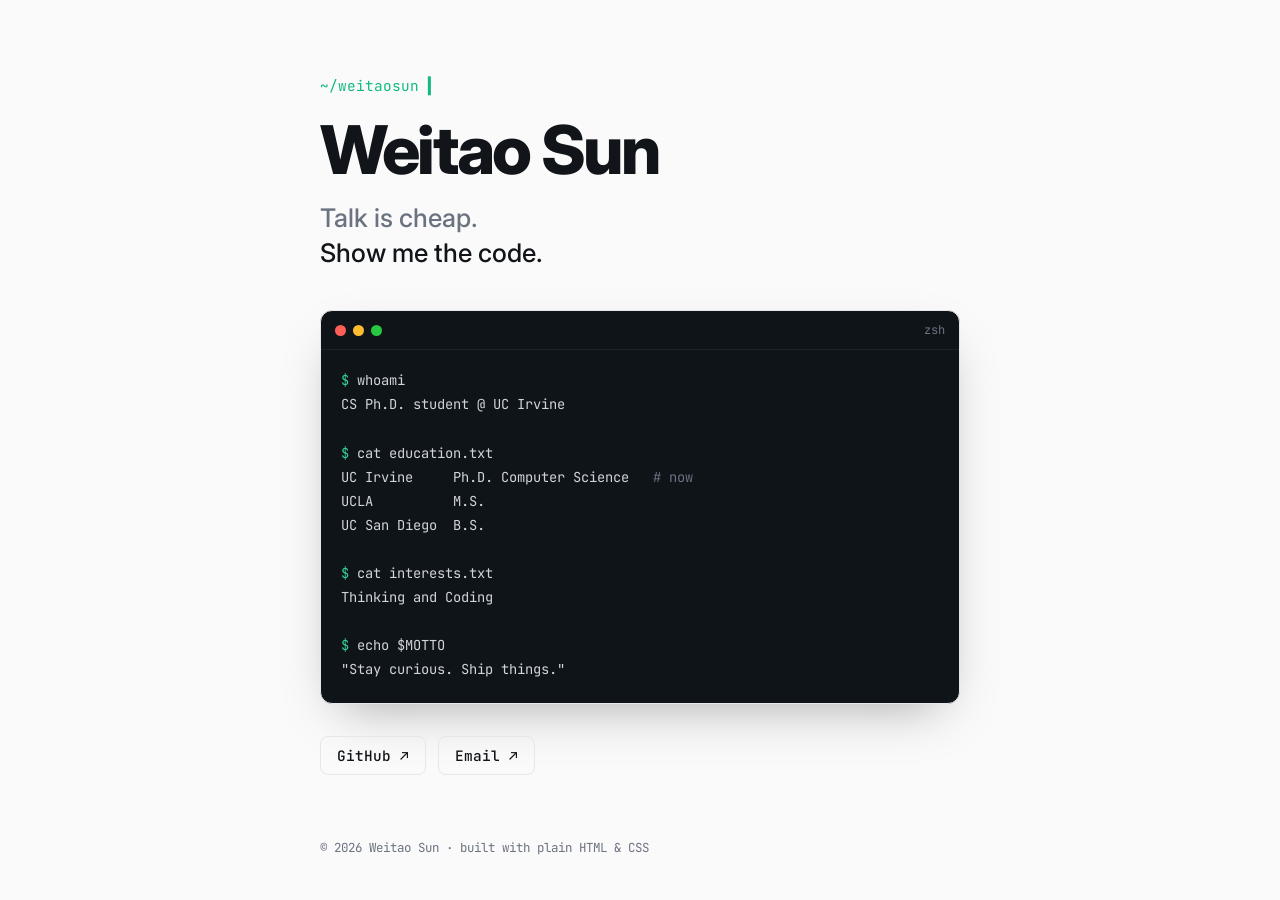
<file: index.html>
<!doctype html>
<html lang="en">
<head>
  <meta charset="utf-8">
  <meta name="viewport" content="width=device-width, initial-scale=1">
  <title>Weitao Sun</title>
  <meta name="description" content="Weitao Sun — CS Ph.D. student at UC Irvine. Building things, breaking things, learning from both.">
  <link rel="preconnect" href="https://fonts.googleapis.com">
  <link rel="preconnect" href="https://fonts.gstatic.com" crossorigin>
  <link href="https://fonts.googleapis.com/css2?family=Inter:wght@400;500;700;800&family=JetBrains+Mono:wght@400;500&display=swap" rel="stylesheet">
  <link rel="stylesheet" href="style.css">
</head>
<body>
  <main>
    <p class="hello">~/weitaosun <span class="cursor">▍</span></p>

    <h1>Weitao Sun</h1>
    <p class="slogan">Talk is cheap.<br><span>Show me the code.</span></p>

    <div class="terminal">
      <div class="bar"><i></i><i></i><i></i><span>zsh</span></div>
      <pre><span class="p">$</span> whoami
CS Ph.D. student @ UC Irvine

<span class="p">$</span> cat education.txt
UC Irvine     Ph.D. Computer Science   <span class="dim"># now</span>
UCLA          M.S.
UC San Diego  B.S.

<span class="p">$</span> cat interests.txt
Thinking and Coding

<span class="p">$</span> echo $MOTTO
"Stay curious. Ship things."</pre>
    </div>

    <nav class="links">
      <a href="https://github.com/Weitao-Sun">GitHub ↗</a>
      <a href="mailto:weitaosun@ucla.edu">Email ↗</a>
    </nav>

    <footer>© 2026 Weitao Sun · built with plain HTML &amp; CSS</footer>
  </main>
</body>
</html>
</file>
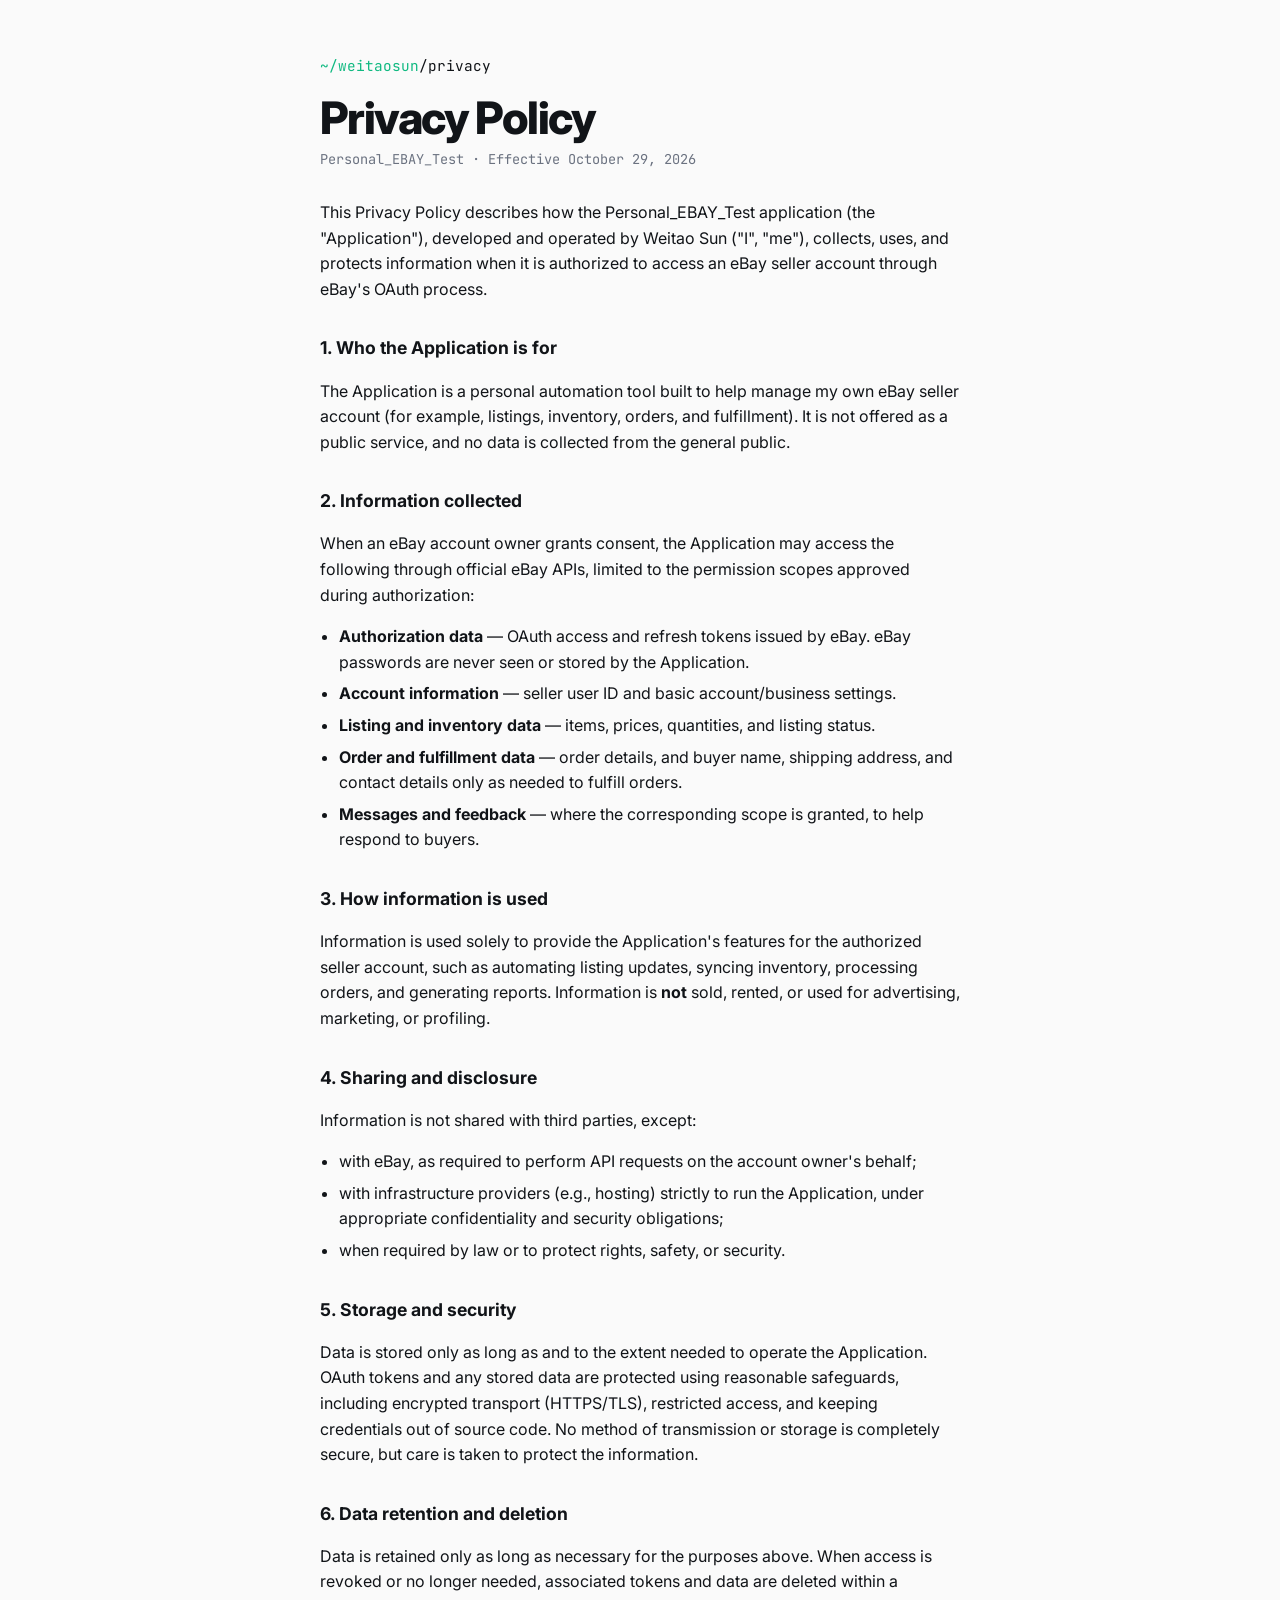
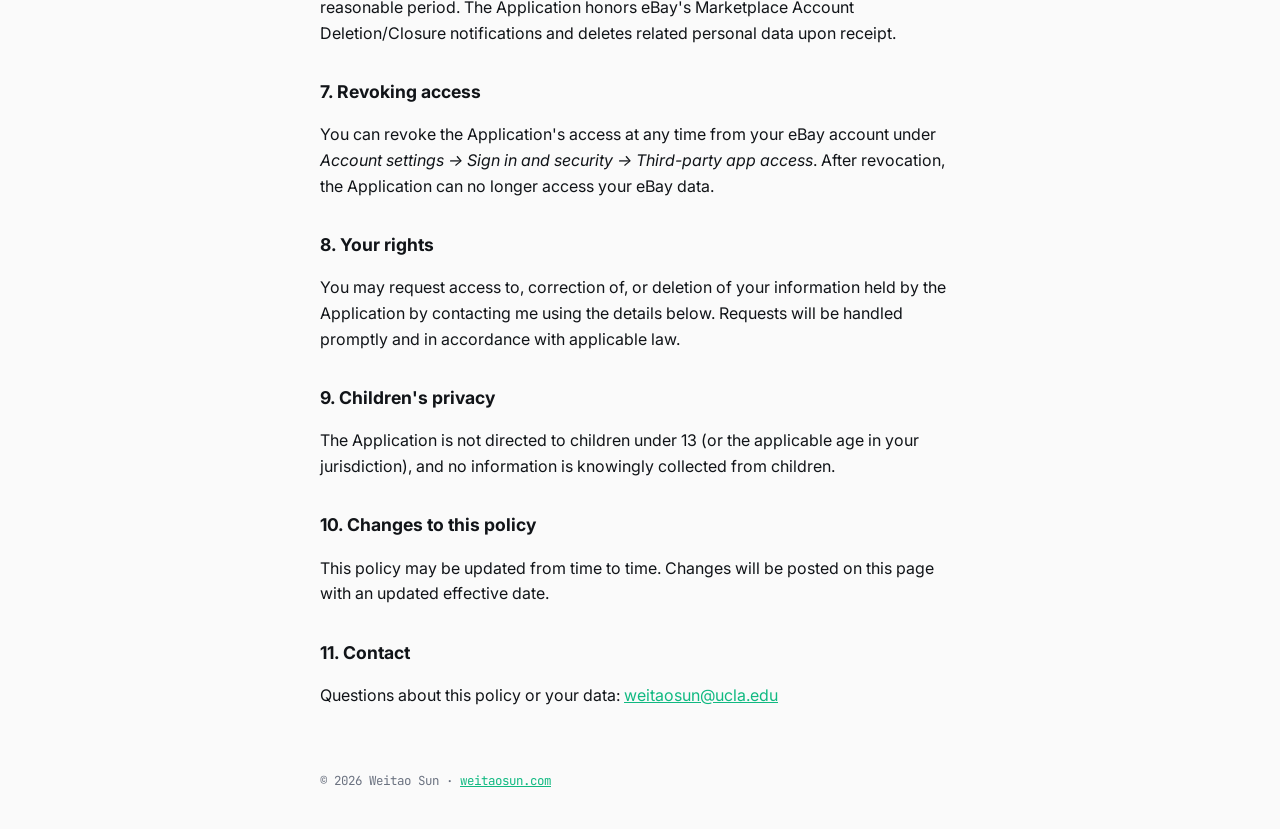
<file: privacy/index.html>
<!doctype html>
<html lang="en">
<head>
  <meta charset="utf-8">
  <meta name="viewport" content="width=device-width, initial-scale=1">
  <title>Privacy Policy · Weitao Sun</title>
  <meta name="description" content="Privacy policy for the Personal_EBAY_Test application developed by Weitao Sun.">
  <link rel="preconnect" href="https://fonts.googleapis.com">
  <link rel="preconnect" href="https://fonts.gstatic.com" crossorigin>
  <link href="https://fonts.googleapis.com/css2?family=Inter:wght@400;500;700;800&family=JetBrains+Mono:wght@400;500&display=swap" rel="stylesheet">
  <link rel="stylesheet" href="../style.css">
</head>
<body>
  <main class="doc">
    <p class="hello"><a href="/">~/weitaosun</a>/privacy</p>

    <h1>Privacy Policy</h1>
    <p class="meta">Personal_EBAY_Test · Effective October 29, 2026</p>

    <p>This Privacy Policy describes how the Personal_EBAY_Test application (the "Application"), developed and operated by Weitao Sun ("I", "me"), collects, uses, and protects information when it is authorized to access an eBay seller account through eBay's OAuth process.</p>

    <h2>1. Who the Application is for</h2>
    <p>The Application is a personal automation tool built to help manage my own eBay seller account (for example, listings, inventory, orders, and fulfillment). It is not offered as a public service, and no data is collected from the general public.</p>

    <h2>2. Information collected</h2>
    <p>When an eBay account owner grants consent, the Application may access the following through official eBay APIs, limited to the permission scopes approved during authorization:</p>
    <ul>
      <li><strong>Authorization data</strong> — OAuth access and refresh tokens issued by eBay. eBay passwords are never seen or stored by the Application.</li>
      <li><strong>Account information</strong> — seller user ID and basic account/business settings.</li>
      <li><strong>Listing and inventory data</strong> — items, prices, quantities, and listing status.</li>
      <li><strong>Order and fulfillment data</strong> — order details, and buyer name, shipping address, and contact details only as needed to fulfill orders.</li>
      <li><strong>Messages and feedback</strong> — where the corresponding scope is granted, to help respond to buyers.</li>
    </ul>

    <h2>3. How information is used</h2>
    <p>Information is used solely to provide the Application's features for the authorized seller account, such as automating listing updates, syncing inventory, processing orders, and generating reports. Information is <strong>not</strong> sold, rented, or used for advertising, marketing, or profiling.</p>

    <h2>4. Sharing and disclosure</h2>
    <p>Information is not shared with third parties, except:</p>
    <ul>
      <li>with eBay, as required to perform API requests on the account owner's behalf;</li>
      <li>with infrastructure providers (e.g., hosting) strictly to run the Application, under appropriate confidentiality and security obligations;</li>
      <li>when required by law or to protect rights, safety, or security.</li>
    </ul>

    <h2>5. Storage and security</h2>
    <p>Data is stored only as long as and to the extent needed to operate the Application. OAuth tokens and any stored data are protected using reasonable safeguards, including encrypted transport (HTTPS/TLS), restricted access, and keeping credentials out of source code. No method of transmission or storage is completely secure, but care is taken to protect the information.</p>

    <h2>6. Data retention and deletion</h2>
    <p>Data is retained only as long as necessary for the purposes above. When access is revoked or no longer needed, associated tokens and data are deleted within a reasonable period. The Application honors eBay's Marketplace Account Deletion/Closure notifications and deletes related personal data upon receipt.</p>

    <h2>7. Revoking access</h2>
    <p>You can revoke the Application's access at any time from your eBay account under <em>Account settings → Sign in and security → Third-party app access</em>. After revocation, the Application can no longer access your eBay data.</p>

    <h2>8. Your rights</h2>
    <p>You may request access to, correction of, or deletion of your information held by the Application by contacting me using the details below. Requests will be handled promptly and in accordance with applicable law.</p>

    <h2>9. Children's privacy</h2>
    <p>The Application is not directed to children under 13 (or the applicable age in your jurisdiction), and no information is knowingly collected from children.</p>

    <h2>10. Changes to this policy</h2>
    <p>This policy may be updated from time to time. Changes will be posted on this page with an updated effective date.</p>

    <h2>11. Contact</h2>
    <p>Questions about this policy or your data: <a href="mailto:weitaosun@ucla.edu">weitaosun@ucla.edu</a></p>

    <footer>© 2026 Weitao Sun · <a href="/">weitaosun.com</a></footer>
  </main>
</body>
</html>
</file>
<file: style.css>
:root {
  --bg: #fafafa;
  --fg: #111418;
  --muted: #6b7280;
  --accent: #10b981;
  --term-bg: #0f1419;
  --term-fg: #d1d5db;
  --term-dim: #6b7280;
  --border: #e5e7eb;
  --sans: "Inter", -apple-system, BlinkMacSystemFont, "Segoe UI", "PingFang SC", sans-serif;
  --mono: "JetBrains Mono", ui-monospace, SFMono-Regular, Menlo, monospace;
}

@media (prefers-color-scheme: dark) {
  :root {
    --bg: #0a0d10;
    --fg: #f3f4f6;
    --muted: #9ca3af;
    --accent: #34d399;
    --term-bg: #12171d;
    --border: #1f2630;
  }
}

* { box-sizing: border-box; }

body {
  margin: 0;
  min-height: 100vh;
  background: var(--bg);
  color: var(--fg);
  font: 16px/1.6 var(--sans);
  -webkit-font-smoothing: antialiased;
  display: grid;
  place-items: center;
}

main {
  width: 100%;
  max-width: 680px;
  padding: 72px 20px 40px;
}

.hello {
  font: 0.9rem var(--mono);
  color: var(--accent);
  margin: 0 0 20px;
}
.cursor { animation: blink 1.1s steps(1) infinite; }
@keyframes blink { 50% { opacity: 0; } }

h1 {
  font-size: clamp(2.6rem, 9vw, 4.2rem);
  font-weight: 800;
  line-height: 1.05;
  letter-spacing: -0.035em;
  margin: 0 0 16px;
}

.slogan {
  font-size: clamp(1.25rem, 4vw, 1.6rem);
  font-weight: 500;
  line-height: 1.35;
  color: var(--muted);
  margin: 0 0 40px;
}
.slogan span { color: var(--fg); }

.terminal {
  background: var(--term-bg);
  border: 1px solid var(--border);
  border-radius: 12px;
  overflow: hidden;
  box-shadow: 0 20px 50px -20px rgba(0, 0, 0, 0.35);
}
.bar {
  display: flex;
  align-items: center;
  gap: 7px;
  padding: 11px 14px;
  border-bottom: 1px solid rgba(255, 255, 255, 0.06);
}
.bar i { width: 11px; height: 11px; border-radius: 50%; background: #ff5f57; }
.bar i:nth-child(2) { background: #febc2e; }
.bar i:nth-child(3) { background: #28c840; }
.bar span { margin-left: auto; font: 0.75rem var(--mono); color: var(--term-dim); }

.terminal pre {
  margin: 0;
  padding: 18px 20px 22px;
  font: 0.86rem/1.75 var(--mono);
  color: var(--term-fg);
  overflow-x: auto;
}
.terminal .p { color: #34d399; }
.terminal .dim { color: var(--term-dim); }

.links {
  display: flex;
  gap: 12px;
  margin-top: 32px;
}
.links a {
  font: 500 0.9rem var(--mono);
  color: var(--fg);
  text-decoration: none;
  padding: 9px 16px;
  border: 1px solid var(--border);
  border-radius: 8px;
  transition: border-color 0.15s, color 0.15s;
}
.links a:hover { border-color: var(--accent); color: var(--accent); }

footer {
  margin-top: 64px;
  font: 0.78rem var(--mono);
  color: var(--muted);
}

@media (max-width: 480px) {
  .terminal pre { font-size: 0.76rem; padding: 14px 14px 18px; }
}

/* Document pages (e.g. /privacy) */
.doc { padding-top: 56px; }
.doc a { color: var(--accent); }
.doc .hello a { text-decoration: none; }
.doc h1 { font-size: clamp(2rem, 7vw, 2.8rem); margin-bottom: 8px; }
.doc .meta { font: 0.85rem var(--mono); color: var(--muted); margin: 0 0 32px; }
.doc h2 { font-size: 1.1rem; font-weight: 700; margin: 32px 0 8px; }
.doc p, .doc li { color: var(--fg); }
.doc ul { padding-left: 1.2em; }
.doc li { margin-bottom: 6px; }
</file>
